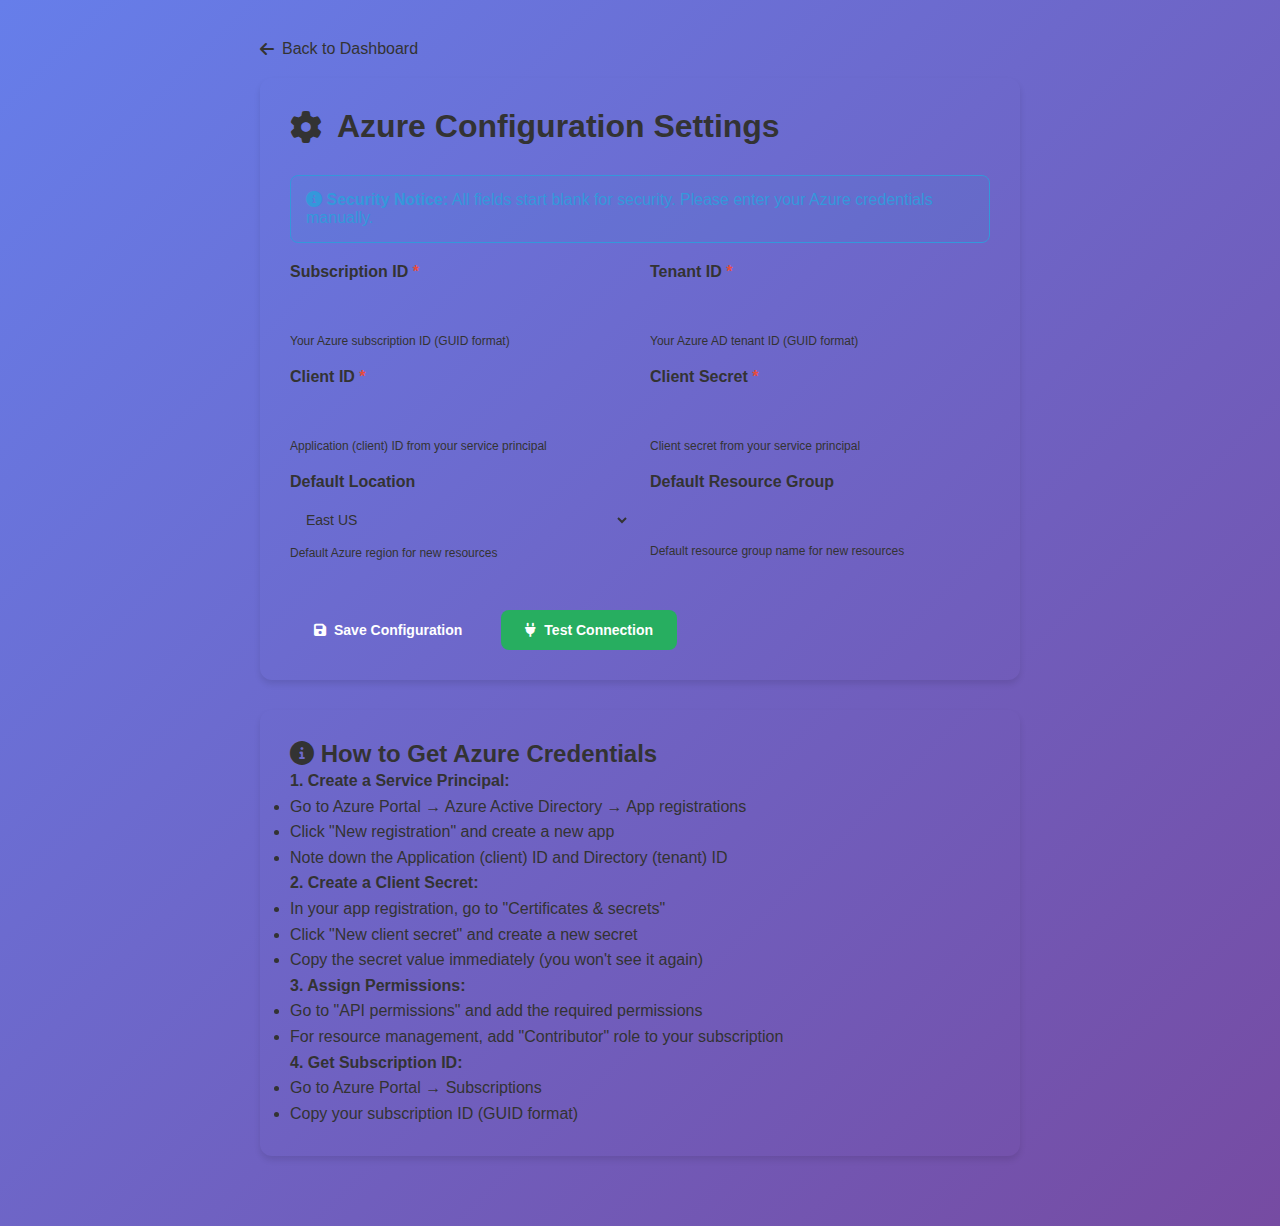
<file: templates/settings.html>
<!DOCTYPE html>
<html lang="en">
<head>
    <meta charset="UTF-8">
    <meta name="viewport" content="width=device-width, initial-scale=1.0">
    <title>Azure Settings - Azure Management Tool</title>
    <link rel="stylesheet" href="/static/css/style.css">
    <link href="https://cdnjs.cloudflare.com/ajax/libs/font-awesome/6.0.0/css/all.min.css" rel="stylesheet">
    <style>
        .settings-container {
            max-width: 800px;
            margin: 0 auto;
            padding: 20px;
        }
        
        .settings-card {
            background: var(--card-bg);
            border-radius: 12px;
            padding: 30px;
            box-shadow: 0 4px 6px rgba(0, 0, 0, 0.1);
            margin-bottom: 30px;
        }
        
        .settings-header {
            display: flex;
            align-items: center;
            margin-bottom: 30px;
            gap: 15px;
        }
        
        .settings-header h1 {
            margin: 0;
            color: var(--text-primary);
        }
        
        .form-group {
            margin-bottom: 20px;
        }
        
        .form-group label {
            display: block;
            margin-bottom: 8px;
            font-weight: 600;
            color: var(--text-primary);
        }
        
        .form-group input,
        .form-group select {
            width: 100%;
            padding: 12px;
            border: 2px solid var(--border-color);
            border-radius: 8px;
            background: var(--input-bg);
            color: var(--text-primary);
            font-size: 14px;
            transition: border-color 0.3s ease;
        }
        
        .form-group input:focus,
        .form-group select:focus {
            outline: none;
            border-color: var(--primary-color);
        }
        
        .form-row {
            display: grid;
            grid-template-columns: 1fr 1fr;
            gap: 20px;
        }
        
        .required {
            color: #e74c3c;
        }
        
        .button-group {
            display: flex;
            gap: 15px;
            margin-top: 30px;
        }
        
        .btn {
            padding: 12px 24px;
            border: none;
            border-radius: 8px;
            font-size: 14px;
            font-weight: 600;
            cursor: pointer;
            transition: all 0.3s ease;
            text-decoration: none;
            display: inline-flex;
            align-items: center;
            gap: 8px;
        }
        
        .btn-primary {
            background: var(--primary-color);
            color: white;
        }
        
        .btn-primary:hover {
            background: var(--primary-hover);
        }
        
        .btn-secondary {
            background: var(--secondary-color);
            color: var(--text-primary);
        }
        
        .btn-secondary:hover {
            background: var(--secondary-hover);
        }
        
        .btn-success {
            background: #27ae60;
            color: white;
        }
        
        .btn-success:hover {
            background: #229954;
        }
        
        .btn-danger {
            background: #e74c3c;
            color: white;
        }
        
        .btn-danger:hover {
            background: #c0392b;
        }
        
        .connection-status {
            padding: 15px;
            border-radius: 8px;
            margin-bottom: 20px;
            display: flex;
            align-items: center;
            gap: 10px;
        }
        
        .connection-success {
            background: rgba(39, 174, 96, 0.1);
            border: 1px solid #27ae60;
            color: #27ae60;
        }
        
        .connection-error {
            background: rgba(231, 76, 60, 0.1);
            border: 1px solid #e74c3c;
            color: #e74c3c;
        }
        
        .connection-loading {
            background: rgba(52, 152, 219, 0.1);
            border: 1px solid #3498db;
            color: #3498db;
        }
        
        .loading-spinner {
            border: 2px solid #f3f3f3;
            border-top: 2px solid var(--primary-color);
            border-radius: 50%;
            width: 16px;
            height: 16px;
            animation: spin 1s linear infinite;
        }
        
        @keyframes spin {
            0% { transform: rotate(0deg); }
            100% { transform: rotate(360deg); }
        }
        
        .help-text {
            font-size: 12px;
            color: var(--text-secondary);
            margin-top: 5px;
        }
        
        .back-link {
            color: var(--primary-color);
            text-decoration: none;
            display: inline-flex;
            align-items: center;
            gap: 8px;
            margin-bottom: 20px;
        }
        
        .back-link:hover {
            text-decoration: underline;
        }
    </style>
</head>
<body>
    <div class="container">
        <div class="settings-container">
            <a href="/dashboard" class="back-link">
                <i class="fas fa-arrow-left"></i>
                Back to Dashboard
            </a>
            
            <div class="settings-card">
                <div class="settings-header">
                    <i class="fas fa-cog fa-2x" style="color: var(--primary-color);"></i>
                    <h1>Azure Configuration Settings</h1>
                </div>
                
                <div style="background: rgba(52, 152, 219, 0.1); border: 1px solid #3498db; color: #3498db; padding: 15px; border-radius: 8px; margin-bottom: 20px;">
                    <i class="fas fa-info-circle"></i>
                    <strong>Security Notice:</strong> All fields start blank for security. Please enter your Azure credentials manually.
                </div>
                
                <div id="connectionStatus" class="connection-status" style="display: none;">
                    <!-- Connection status will be displayed here -->
                </div>
                
                <form id="azureSettingsForm">
                    <div class="form-row">
                        <div class="form-group">
                            <label for="subscription_id">
                                Subscription ID <span class="required">*</span>
                            </label>
                            <input type="text" id="subscription_id" name="subscription_id" required>
                            <div class="help-text">Your Azure subscription ID (GUID format)</div>
                        </div>
                        
                        <div class="form-group">
                            <label for="tenant_id">
                                Tenant ID <span class="required">*</span>
                            </label>
                            <input type="text" id="tenant_id" name="tenant_id" required>
                            <div class="help-text">Your Azure AD tenant ID (GUID format)</div>
                        </div>
                    </div>
                    
                    <div class="form-row">
                        <div class="form-group">
                            <label for="client_id">
                                Client ID <span class="required">*</span>
                            </label>
                            <input type="text" id="client_id" name="client_id" required>
                            <div class="help-text">Application (client) ID from your service principal</div>
                        </div>
                        
                        <div class="form-group">
                            <label for="client_secret">
                                Client Secret <span class="required">*</span>
                            </label>
                            <input type="password" id="client_secret" name="client_secret" required>
                            <div class="help-text">Client secret from your service principal</div>
                        </div>
                    </div>
                    
                    <div class="form-row">
                        <div class="form-group">
                            <label for="default_location">Default Location</label>
                            <select id="default_location" name="default_location">
                                <option value="East US">East US</option>
                                <option value="West US">West US</option>
                                <option value="Central US">Central US</option>
                                <option value="North Europe">North Europe</option>
                                <option value="West Europe">West Europe</option>
                                <option value="Southeast Asia">Southeast Asia</option>
                                <option value="East Asia">East Asia</option>
                                <option value="Australia East">Australia East</option>
                                <option value="Australia Southeast">Australia Southeast</option>
                            </select>
                            <div class="help-text">Default Azure region for new resources</div>
                        </div>
                        
                        <div class="form-group">
                            <label for="default_resource_group">Default Resource Group</label>
                            <input type="text" id="default_resource_group" name="default_resource_group">
                            <div class="help-text">Default resource group name for new resources</div>
                        </div>
                    </div>
                    
                    <div class="button-group">
                        <button type="submit" class="btn btn-primary">
                            <i class="fas fa-save"></i>
                            Save Configuration
                        </button>
                        
                        <button type="button" class="btn btn-success" onclick="testConnection()">
                            <i class="fas fa-plug"></i>
                            Test Connection
                        </button>
                    </div>
                </form>
            </div>
            
            <div class="settings-card">
                <h2><i class="fas fa-info-circle"></i> How to Get Azure Credentials</h2>
                <div style="color: var(--text-secondary); line-height: 1.6;">
                    <p><strong>1. Create a Service Principal:</strong></p>
                    <ul>
                        <li>Go to Azure Portal → Azure Active Directory → App registrations</li>
                        <li>Click "New registration" and create a new app</li>
                        <li>Note down the Application (client) ID and Directory (tenant) ID</li>
                    </ul>
                    
                    <p><strong>2. Create a Client Secret:</strong></p>
                    <ul>
                        <li>In your app registration, go to "Certificates & secrets"</li>
                        <li>Click "New client secret" and create a new secret</li>
                        <li>Copy the secret value immediately (you won't see it again)</li>
                    </ul>
                    
                    <p><strong>3. Assign Permissions:</strong></p>
                    <ul>
                        <li>Go to "API permissions" and add the required permissions</li>
                        <li>For resource management, add "Contributor" role to your subscription</li>
                    </ul>
                    
                    <p><strong>4. Get Subscription ID:</strong></p>
                    <ul>
                        <li>Go to Azure Portal → Subscriptions</li>
                        <li>Copy your subscription ID (GUID format)</li>
                    </ul>
                </div>
            </div>
        </div>
    </div>

    <script>
        // Page loads with blank fields for security
        document.addEventListener('DOMContentLoaded', function() {
            // Fields are already blank by default
        });



        async function testConnection() {
            showConnectionStatus('loading', 'Testing Azure connection...');
            
            try {
                const response = await fetch('/api/settings/test-connection');
                const result = await response.json();
                
                if (response.ok && result.success) {
                    showConnectionStatus('success', result.message);
                } else {
                    showConnectionStatus('error', result.error || 'Connection test failed');
                }
            } catch (error) {
                showConnectionStatus('error', 'Connection test failed: ' + error.message);
            }
        }

        function showConnectionStatus(type, message) {
            const statusDiv = document.getElementById('connectionStatus');
            statusDiv.className = `connection-status connection-${type}`;
            
            let icon = '';
            switch (type) {
                case 'success':
                    icon = '<i class="fas fa-check-circle"></i>';
                    break;
                case 'error':
                    icon = '<i class="fas fa-exclamation-circle"></i>';
                    break;
                case 'loading':
                    icon = '<div class="loading-spinner"></div>';
                    break;
            }
            
            statusDiv.innerHTML = `${icon} ${message}`;
            statusDiv.style.display = 'flex';
            
            // Auto-hide success messages after 5 seconds
            if (type === 'success') {
                setTimeout(() => {
                    statusDiv.style.display = 'none';
                }, 5000);
            }
        }

        document.getElementById('azureSettingsForm').addEventListener('submit', async function(e) {
            e.preventDefault();
            
            const formData = new FormData(e.target);
            const settings = {
                subscription_id: formData.get('subscription_id'),
                tenant_id: formData.get('tenant_id'),
                client_id: formData.get('client_id'),
                client_secret: formData.get('client_secret'),
                default_location: formData.get('default_location'),
                default_resource_group: formData.get('default_resource_group')
            };
            
            showConnectionStatus('loading', 'Saving configuration...');
            
            try {
                const response = await fetch('/api/settings/azure', {
                    method: 'POST',
                    headers: {
                        'Content-Type': 'application/json',
                    },
                    body: JSON.stringify(settings)
                });
                
                const result = await response.json();
                
                if (response.ok && result.success) {
                    showConnectionStatus('success', result.message);
                } else {
                    showConnectionStatus('error', result.error || 'Failed to save configuration');
                }
            } catch (error) {
                showConnectionStatus('error', 'Failed to save configuration: ' + error.message);
            }
        });
    </script>
</body>
</html>
</file>
<file: static/css/style.css>
* {
    margin: 0;
    padding: 0;
    box-sizing: border-box;
}

body {
    font-family: 'Segoe UI', Tahoma, Geneva, Verdana, sans-serif;
    background: linear-gradient(135deg, #667eea 0%, #764ba2 100%);
    min-height: 100vh;
    color: #333;
}

.container {
    max-width: 1400px;
    margin: 0 auto;
    padding: 20px;
}

.header {
    background: rgba(255, 255, 255, 0.95);
    padding: 20px 30px;
    border-radius: 15px;
    margin-bottom: 30px;
    box-shadow: 0 8px 32px rgba(0, 0, 0, 0.1);
    backdrop-filter: blur(10px);
    display: flex;
    justify-content: space-between;
    align-items: center;
}

.header-controls {
    display: flex;
    align-items: center;
    gap: 15px;
}

.settings-link {
    background: #0078d4;
    color: white;
    border: none;
    border-radius: 50%;
    width: 40px;
    height: 40px;
    cursor: pointer;
    transition: all 0.3s ease;
    display: flex;
    align-items: center;
    justify-content: center;
    text-decoration: none;
}

.settings-link:hover {
    background: #106ebe;
    transform: scale(1.1);
}

.theme-toggle {
    background: #0078d4;
    color: white;
    border: none;
    border-radius: 50%;
    width: 40px;
    height: 40px;
    cursor: pointer;
    transition: all 0.3s ease;
    display: flex;
    align-items: center;
    justify-content: center;
}

.theme-toggle:hover {
    background: #106ebe;
    transform: scale(1.1);
}

/* Search and Filter Panel */
.search-panel {
    background: rgba(255, 255, 255, 0.95);
    padding: 20px;
    border-radius: 15px;
    margin-bottom: 20px;
    box-shadow: 0 4px 15px rgba(0, 0, 0, 0.1);
    backdrop-filter: blur(10px);
}

.search-controls {
    display: flex;
    gap: 15px;
    align-items: center;
    flex-wrap: wrap;
}

.search-box {
    position: relative;
    flex: 1;
    min-width: 250px;
}

.search-box i {
    position: absolute;
    left: 12px;
    top: 50%;
    transform: translateY(-50%);
    color: #666;
}

.search-box input {
    width: 100%;
    padding: 12px 12px 12px 40px;
    border: 2px solid #e1e5e9;
    border-radius: 25px;
    font-size: 1rem;
    transition: border-color 0.3s ease;
}

.search-box input:focus {
    outline: none;
    border-color: #0078d4;
}

.filter-select {
    padding: 12px 15px;
    border: 2px solid #e1e5e9;
    border-radius: 25px;
    background: white;
    font-size: 1rem;
    cursor: pointer;
    transition: border-color 0.3s ease;
}

.filter-select:focus {
    outline: none;
    border-color: #0078d4;
}

.filter-info {
    margin-top: 10px;
    color: #666;
    font-size: 0.9rem;
    font-style: italic;
}

.header h1 {
    color: #2c3e50;
    font-size: 2.5rem;
    font-weight: 700;
}

.header h1 i {
    color: #0078d4;
    margin-right: 15px;
}

.auth-status {
    padding: 10px 20px;
    border-radius: 25px;
    font-weight: 600;
    font-size: 0.9rem;
}

.auth-status.authenticated {
    background: #d4edda;
    color: #155724;
    border: 2px solid #c3e6cb;
}

.auth-status.error {
    background: #f8d7da;
    color: #721c24;
    border: 2px solid #f5c6cb;
}

.auth-status.loading {
    background: #fff3cd;
    color: #856404;
    border: 2px solid #ffeaa7;
}

.loading-container {
    text-align: center;
    padding: 100px 20px;
    background: rgba(255, 255, 255, 0.95);
    border-radius: 15px;
    box-shadow: 0 8px 32px rgba(0, 0, 0, 0.1);
}

.spinner {
    width: 50px;
    height: 50px;
    border: 5px solid #f3f3f3;
    border-top: 5px solid #0078d4;
    border-radius: 50%;
    animation: spin 1s linear infinite;
    margin: 0 auto 20px;
}

@keyframes spin {
    0% { transform: rotate(0deg); }
    100% { transform: rotate(360deg); }
}

.dashboard {
    background: rgba(255, 255, 255, 0.95);
    border-radius: 15px;
    padding: 30px;
    box-shadow: 0 8px 32px rgba(0, 0, 0, 0.1);
    backdrop-filter: blur(10px);
}

.stats-grid {
    display: grid;
    grid-template-columns: repeat(auto-fit, minmax(250px, 1fr));
    gap: 20px;
    margin-bottom: 40px;
}

.stat-card {
    background: linear-gradient(135deg, #667eea 0%, #764ba2 100%);
    color: white;
    padding: 30px;
    border-radius: 15px;
    text-align: center;
    box-shadow: 0 4px 15px rgba(0, 0, 0, 0.1);
    transition: transform 0.3s ease;
}

.stat-card:hover {
    transform: translateY(-5px);
}

.stat-card i {
    font-size: 3rem;
    margin-bottom: 15px;
    opacity: 0.9;
}

.stat-card h3 {
    font-size: 1.2rem;
    margin-bottom: 10px;
    font-weight: 600;
}

.stat-card p {
    font-size: 2.5rem;
    font-weight: 700;
    margin: 0;
}

.resources-section {
    margin-bottom: 40px;
}

.resources-section h2 {
    color: #2c3e50;
    font-size: 1.8rem;
    margin-bottom: 20px;
    padding-bottom: 10px;
    border-bottom: 3px solid #0078d4;
}

.resource-list {
    display: grid;
    grid-template-columns: repeat(auto-fill, minmax(300px, 1fr));
    gap: 20px;
}

.resource-card {
    background: white;
    border-radius: 10px;
    padding: 20px;
    box-shadow: 0 4px 15px rgba(0, 0, 0, 0.1);
    border-left: 4px solid #0078d4;
    transition: transform 0.3s ease, box-shadow 0.3s ease;
}

.resource-card:hover {
    transform: translateY(-2px);
    box-shadow: 0 8px 25px rgba(0, 0, 0, 0.15);
}

.resource-card h3 {
    color: #2c3e50;
    font-size: 1.3rem;
    margin-bottom: 10px;
    font-weight: 600;
}

.resource-card p {
    color: #666;
    margin: 5px 0;
    font-size: 0.9rem;
}

.resource-card .status {
    display: inline-block;
    padding: 4px 12px;
    border-radius: 20px;
    font-size: 0.8rem;
    font-weight: 600;
    text-transform: uppercase;
}

.status.running {
    background: #d4edda;
    color: #155724;
}

.status.stopped {
    background: #f8d7da;
    color: #721c24;
}

.status.unknown {
    background: #fff3cd;
    color: #856404;
}

/* Resource Actions */
.resource-actions {
    margin-top: 15px;
    display: flex;
    gap: 8px;
    flex-wrap: wrap;
}

.btn-primary, .btn-secondary, .btn-success, .btn-warning, .btn-danger, .btn-info {
    padding: 8px 16px;
    border: none;
    border-radius: 20px;
    font-size: 0.8rem;
    font-weight: 600;
    cursor: pointer;
    transition: all 0.3s ease;
    text-decoration: none;
    display: inline-block;
}

.btn-primary {
    background: #0078d4;
    color: white;
}

.btn-primary:hover {
    background: #106ebe;
}

.btn-secondary {
    background: #6c757d;
    color: white;
}

.btn-secondary:hover {
    background: #5a6268;
}

.btn-success {
    background: #28a745;
    color: white;
}

.btn-success:hover {
    background: #218838;
}

.btn-success:disabled {
    background: #6c757d;
    cursor: not-allowed;
}

.btn-warning {
    background: #ffc107;
    color: #212529;
}

.btn-warning:hover {
    background: #e0a800;
}

.btn-warning:disabled {
    background: #6c757d;
    cursor: not-allowed;
}

.btn-danger {
    background: #dc3545;
    color: white;
}

.btn-danger:hover {
    background: #c82333;
}

.btn-info {
    background: #17a2b8;
    color: white;
}

.btn-info:hover {
    background: #138496;
}

/* Cost Card */
.cost-card {
    background: linear-gradient(135deg, #28a745 0%, #20c997 100%) !important;
}

/* Notifications */
.notification {
    position: fixed;
    top: 20px;
    right: 20px;
    padding: 15px 20px;
    border-radius: 10px;
    color: white;
    font-weight: 600;
    z-index: 1000;
    display: flex;
    align-items: center;
    gap: 10px;
    animation: slideIn 0.3s ease;
    max-width: 400px;
}

.notification-success {
    background: #28a745;
}

.notification-error {
    background: #dc3545;
}

.notification-info {
    background: #17a2b8;
}

.notification-close {
    background: none;
    border: none;
    color: white;
    font-size: 1.2rem;
    cursor: pointer;
    margin-left: auto;
}

@keyframes slideIn {
    from {
        transform: translateX(100%);
        opacity: 0;
    }
    to {
        transform: translateX(0);
        opacity: 1;
    }
}

/* Dark Theme */
body.dark-theme {
    background: linear-gradient(135deg, #1a1a2e 0%, #16213e 100%);
    color: #e1e5e9;
}

body.dark-theme .header,
body.dark-theme .search-panel,
body.dark-theme .dashboard,
body.dark-theme .loading-container,
body.dark-theme .error-container {
    background: rgba(30, 30, 30, 0.95);
    color: #e1e5e9;
}

body.dark-theme .header h1 {
    color: #e1e5e9;
}

body.dark-theme .resource-card {
    background: #2d2d2d;
    color: #e1e5e9;
    border-left-color: #0078d4;
}

body.dark-theme .resource-card h3 {
    color: #e1e5e9;
}

body.dark-theme .resource-card p {
    color: #b0b0b0;
}

body.dark-theme .search-box input,
body.dark-theme .filter-select {
    background: #2d2d2d;
    border-color: #444;
    color: #e1e5e9;
}

body.dark-theme .search-box input:focus,
body.dark-theme .filter-select:focus {
    border-color: #0078d4;
}

body.dark-theme .resources-section h2 {
    color: #e1e5e9;
    border-bottom-color: #0078d4;
}

/* Modal Styles */
.modal {
    display: none;
    position: fixed;
    z-index: 2000;
    left: 0;
    top: 0;
    width: 100%;
    height: 100%;
    background-color: rgba(0, 0, 0, 0.5);
    backdrop-filter: blur(5px);
}

.modal-content {
    background: rgba(255, 255, 255, 0.95);
    margin: 5% auto;
    padding: 0;
    border-radius: 15px;
    width: 90%;
    max-width: 800px;
    max-height: 80vh;
    overflow-y: auto;
    box-shadow: 0 20px 60px rgba(0, 0, 0, 0.3);
    animation: modalSlideIn 0.3s ease;
}

@keyframes modalSlideIn {
    from {
        transform: translateY(-50px);
        opacity: 0;
    }
    to {
        transform: translateY(0);
        opacity: 1;
    }
}

.modal-header {
    background: linear-gradient(135deg, #667eea 0%, #764ba2 100%);
    color: white;
    padding: 20px 30px;
    border-radius: 15px 15px 0 0;
    display: flex;
    justify-content: space-between;
    align-items: center;
}

.modal-header h2 {
    margin: 0;
    font-size: 1.5rem;
}

.modal-close {
    color: white;
    font-size: 2rem;
    font-weight: bold;
    cursor: pointer;
    transition: opacity 0.3s ease;
}

.modal-close:hover {
    opacity: 0.7;
}

.modal-body {
    padding: 30px;
}

.resource-details {
    display: grid;
    gap: 20px;
}

.detail-section {
    background: #f8f9fa;
    padding: 20px;
    border-radius: 10px;
    border-left: 4px solid #0078d4;
}

.detail-section h3 {
    color: #2c3e50;
    margin-bottom: 15px;
    font-size: 1.2rem;
}

.detail-grid {
    display: grid;
    grid-template-columns: repeat(auto-fit, minmax(200px, 1fr));
    gap: 15px;
}

.detail-item {
    display: flex;
    flex-direction: column;
}

.detail-label {
    font-weight: 600;
    color: #666;
    font-size: 0.9rem;
    margin-bottom: 5px;
}

.detail-value {
    color: #2c3e50;
    font-size: 1rem;
}

.detail-value.status {
    display: inline-block;
    padding: 4px 12px;
    border-radius: 20px;
    font-size: 0.8rem;
    font-weight: 600;
    text-transform: uppercase;
}

.tags-container {
    display: flex;
    flex-wrap: wrap;
    gap: 8px;
    margin-top: 10px;
}

.tag {
    background: #0078d4;
    color: white;
    padding: 4px 12px;
    border-radius: 15px;
    font-size: 0.8rem;
    font-weight: 600;
}

/* Dark theme modal */
body.dark-theme .modal-content {
    background: rgba(30, 30, 30, 0.95);
    color: #e1e5e9;
}

body.dark-theme .detail-section {
    background: #2d2d2d;
    border-left-color: #0078d4;
}

body.dark-theme .detail-section h3 {
    color: #e1e5e9;
}

body.dark-theme .detail-label {
    color: #b0b0b0;
}

body.dark-theme .detail-value {
    color: #e1e5e9;
}

/* Responsive modal */
@media (max-width: 768px) {
    .modal-content {
        width: 95%;
        margin: 10% auto;
    }
    
    .modal-header {
        padding: 15px 20px;
    }
    
    .modal-body {
        padding: 20px;
    }
    
    .detail-grid {
        grid-template-columns: 1fr;
    }
}

.error-container {
    text-align: center;
    padding: 60px 20px;
    background: rgba(255, 255, 255, 0.95);
    border-radius: 15px;
    box-shadow: 0 8px 32px rgba(0, 0, 0, 0.1);
}

.error-container i {
    font-size: 4rem;
    color: #dc3545;
    margin-bottom: 20px;
}

.error-container h2 {
    color: #2c3e50;
    margin-bottom: 15px;
}

.error-container p {
    color: #666;
    font-size: 1.1rem;
}

@media (max-width: 768px) {
    .header {
        flex-direction: column;
        text-align: center;
        gap: 15px;
    }
    
    .header h1 {
        font-size: 2rem;
    }
    
    .stats-grid {
        grid-template-columns: 1fr;
    }
    
    .resource-list {
        grid-template-columns: 1fr;
    }
}
</file>
